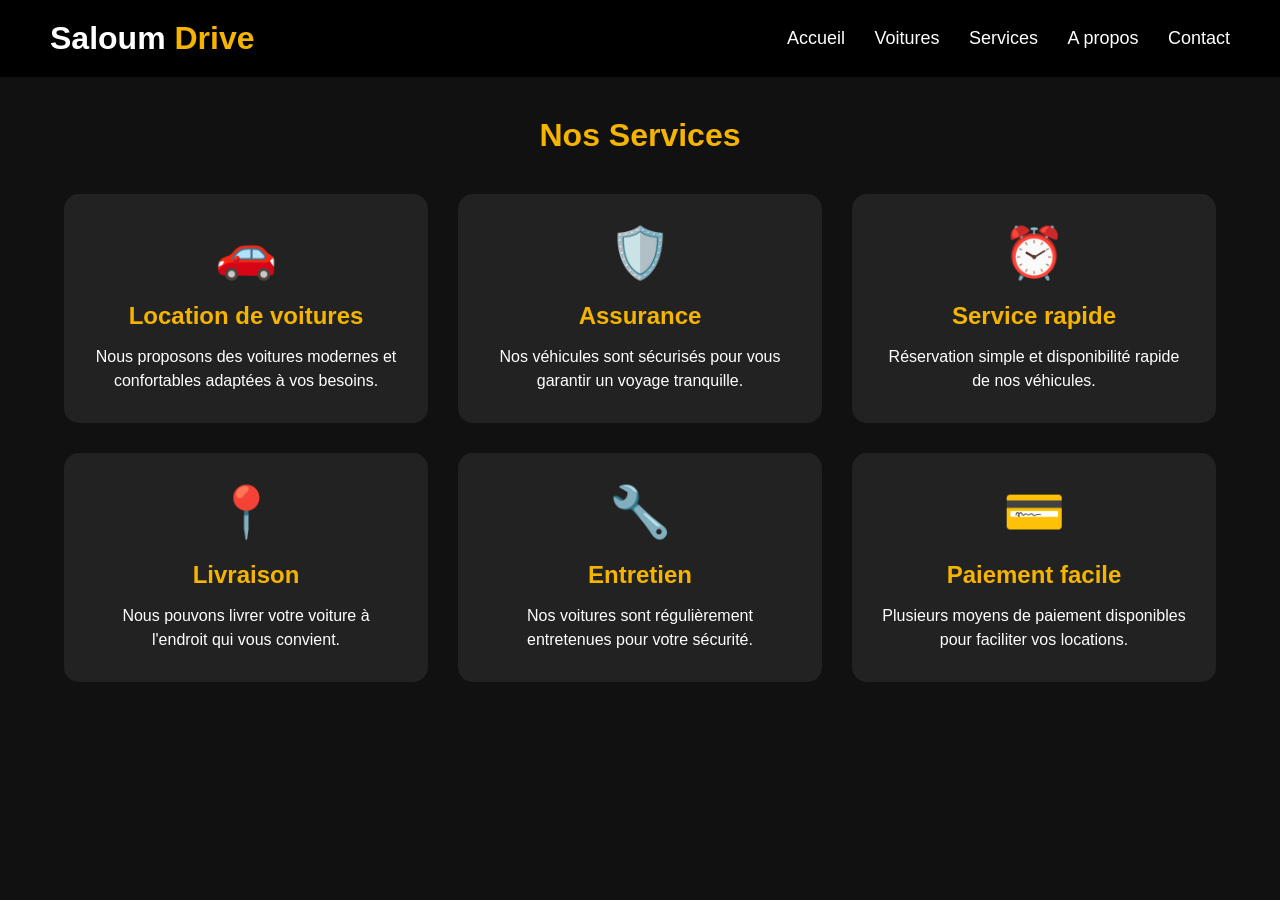
<file: LOCATION DE VOITURE/services.html>
<!DOCTYPE html>
<html lang="fr">

<head>

<meta charset="UTF-8">
<meta name="viewport" content="width=device-width, initial-scale=1.0">

<title>Saloum Drive - Services</title>

<style>

*{
    margin:0;
    padding:0;
    box-sizing:border-box;
    font-family:Arial, sans-serif;
}

body{
    background:#111;
    color:white;
}


/* MENU */

nav{
    background:#000;
    padding:20px 50px;

    display:flex;
    justify-content:space-between;
    align-items:center;
}


.logo{
    color:white;
    font-size:32px;
    font-weight:bold;
}

.logo span{
    color:#f5b400;
}


nav a{
    color:white;
    text-decoration:none;
    margin-left:25px;
    font-size:18px;
}


nav a:hover{
    color:#f5b400;
}


/* TITRE */

h1{
    text-align:center;
    margin:40px;
    color:#f5b400;
}


/* SERVICES */

.services{

    width:90%;
    margin:auto;

    display:grid;

    grid-template-columns:repeat(3,1fr);

    gap:30px;

}



.box{

    background:#222;

    padding:30px;

    text-align:center;

    border-radius:15px;

    transition:0.3s;

}


.box:hover{

    transform:translateY(-10px);

}



.icon{

    font-size:50px;

    margin-bottom:20px;

}


.box h2{

    color:#f5b400;

    margin-bottom:15px;

}


.box p{

    color:white;

    line-height:1.5;

}



/* RESPONSIVE */

@media(max-width:900px){

.services{

grid-template-columns:1fr;

}


nav{

flex-direction:column;

}

}

@media (max-width: 768px) {
  nav {
    flex-direction: column;
    padding: 15px 20px;
    text-align: center;
  }

  nav div:last-child {
    margin-top: 10px;
    display: flex;
    flex-wrap: wrap;
    justify-content: center;
    gap: 10px;
  }

  nav a {
    margin-left: 0 !important;
    font-size: 14px;
  }

  .hero {
    padding-top: 160px;
    height: auto;
    min-height: 100vh;
  }

  .hero h1 {
    font-size: 32px;
  }

  .hero p {
    font-size: 16px;
    padding: 0 20px;
  }
}
</style>

</head>


<body>


<!-- Navigation -->

<nav>

<div class="logo">
Saloum <span>Drive</span>
</div>


<div>

<a href="index.html">Accueil</a>

<a href="voitures.html">Voitures</a>

<a href="services.html">Services</a>
<a href="apropos.html">A propos</a>

<a href="contact.html">Contact</a>

</div>

</nav>



<h1>
Nos Services
</h1>



<div class="services">


<div class="box">

<div class="icon">🚗</div>

<h2>Location de voitures</h2>

<p>
Nous proposons des voitures modernes et confortables adaptées à vos besoins.
</p>

</div>



<div class="box">

<div class="icon">🛡️</div>

<h2>Assurance</h2>

<p>
Nos véhicules sont sécurisés pour vous garantir un voyage tranquille.
</p>

</div>



<div class="box">

<div class="icon">⏰</div>

<h2>Service rapide</h2>

<p>
Réservation simple et disponibilité rapide de nos véhicules.
</p>

</div>



<div class="box">

<div class="icon">📍</div>

<h2>Livraison</h2>

<p>
Nous pouvons livrer votre voiture à l'endroit qui vous convient.
</p>

</div>



<div class="box">

<div class="icon">🔧</div>

<h2>Entretien</h2>

<p>
Nos voitures sont régulièrement entretenues pour votre sécurité.
</p>

</div>



<div class="box">

<div class="icon">💳</div>

<h2>Paiement facile</h2>

<p>
Plusieurs moyens de paiement disponibles pour faciliter vos locations.
</p>

</div>


</div>


</body>

</html>
</file>
